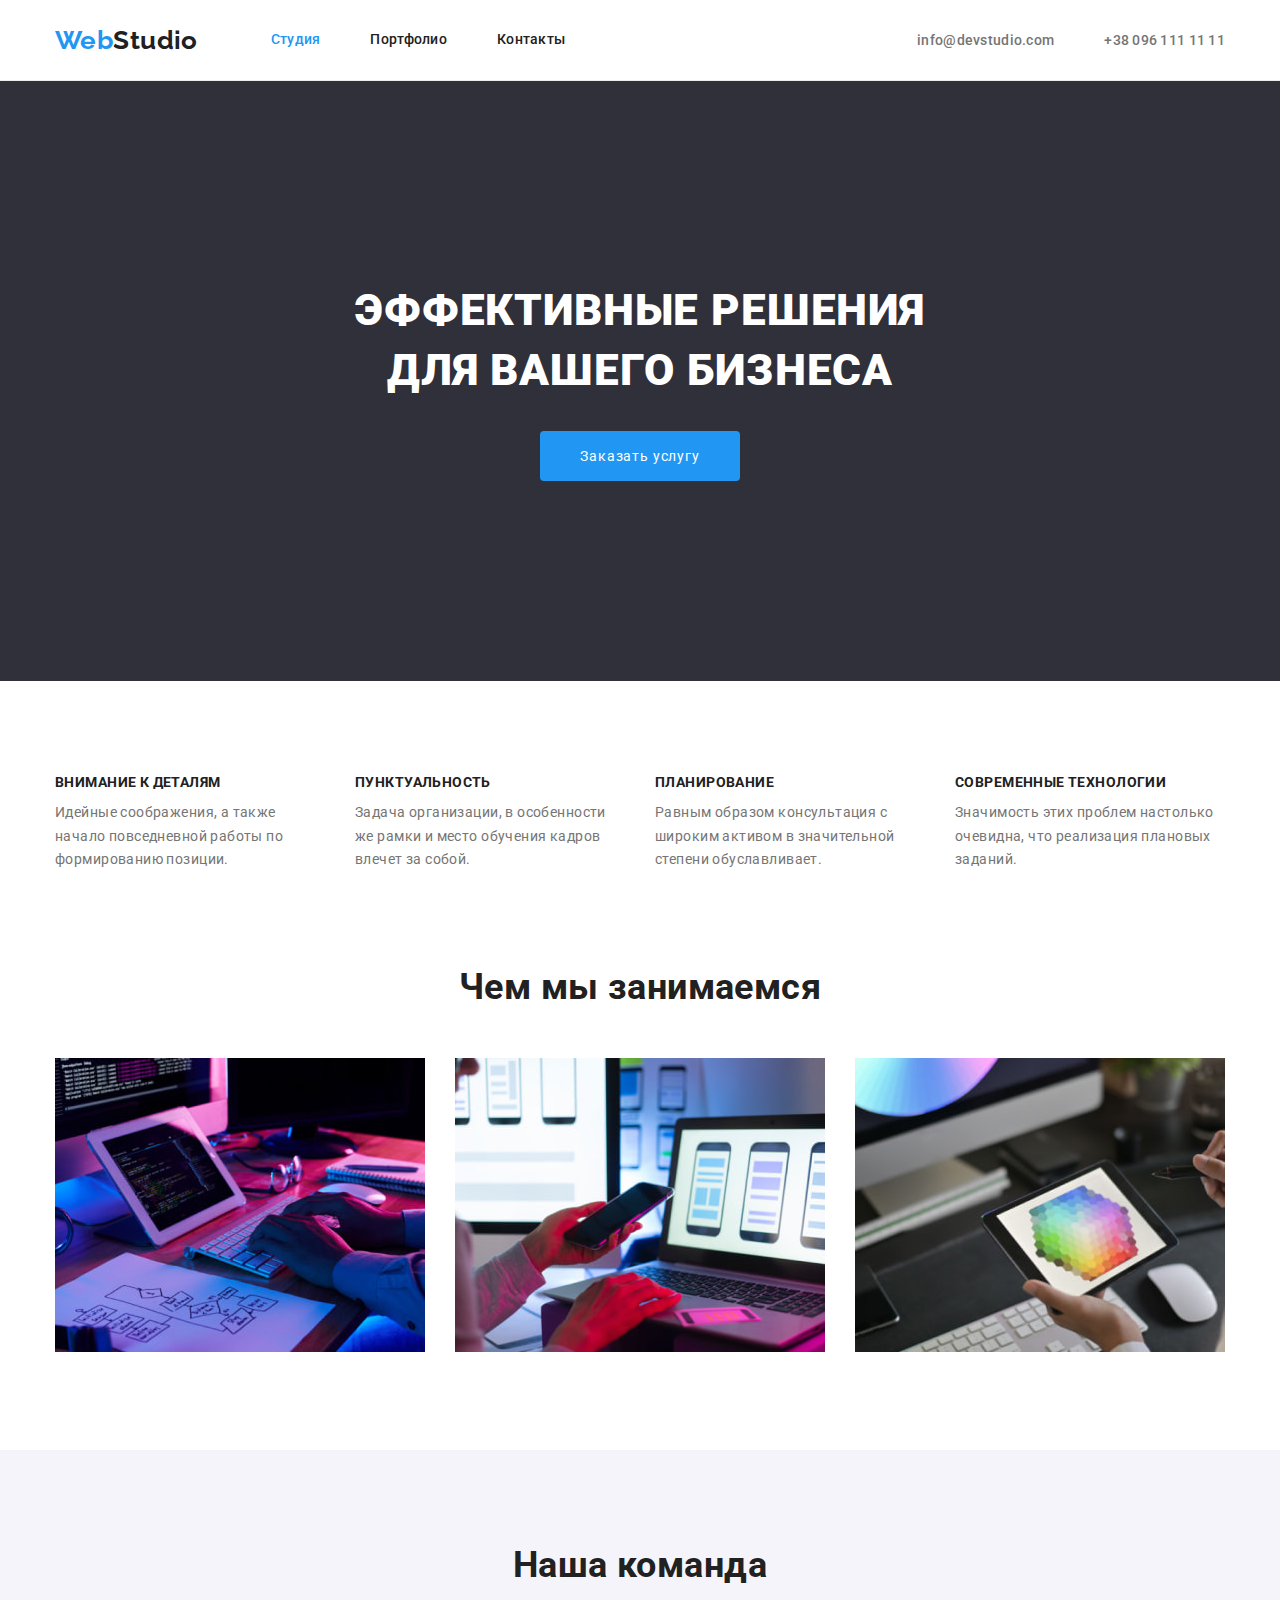
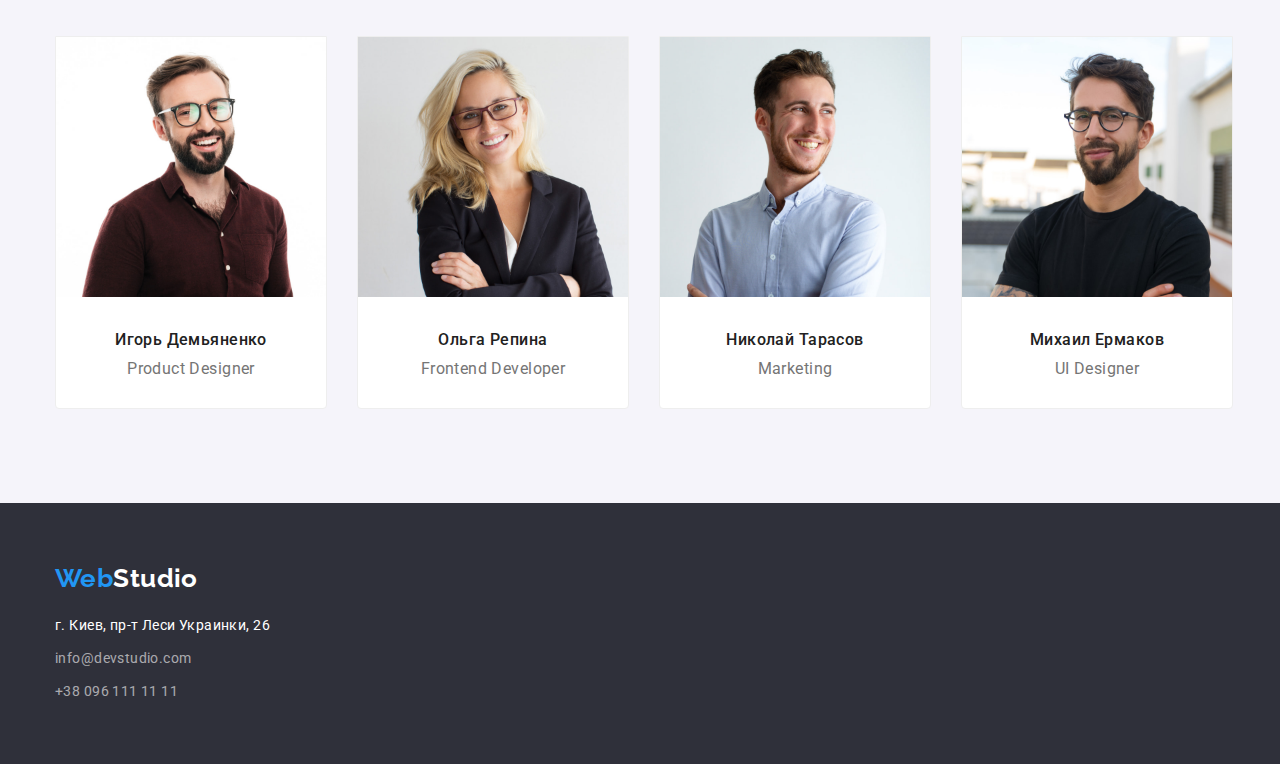
<file: index.html>
<!DOCTYPE html>
<html lang="ru">
<head>
	<meta charset="UTF-8">
	<meta http-equiv="X-UA-Compatible" content="IE=edge">
	<meta name="viewport" content="width=device-width, initial-scale=1.0">
	<title>Document</title>
	<link rel="preconnect" href="https://fonts.googleapis.com">
	<link rel="preconnect" href="https://fonts.gstatic.com" crossorigin>
	<link href="https://fonts.googleapis.com/css2?family=Raleway:wght@700&family=Roboto:wght@400;500;700;900&display=swap"
		rel="stylesheet">
	<link rel="stylesheet" href="https://cdnjs.cloudflare.com/ajax/libs/modern-normalize/1.1.0/modern-normalize.min.css">
		<link rel="stylesheet" href="./css/styles.css">
</head>
	<header class="header">
		<div class="container">
			<div class="header-box">
				<nav class="header-nav">
					<a class="logo" href="./index.html"><span>Web</span>Studio</a>
					<ul class="site">
						<li class="site-item"><a class="site-link current" href="">Студия</a></li>
						<li class="site-item"><a class="site-link" href="./portfolio.html" class="site-link">Портфолио</a></li>
						<li class="site-item"><a class="site-link" href="" class="site-link">Контакты</a></li>
					</ul>
				</nav>
				<ul class="contacts">
					<li class="contacts-item"><a class="contacts-link" href="mailto:info@devstudio.com">info@devstudio.com</a></li>
					<li class="contacts-item"><a class="contacts-link" href="tel:+380961111111">+38 096 111 11 11</a></li>
				</ul>
			</div>
		</div>
	</header>
	<main>
		<!--introduction-->
		<section class="introduction">
			<div class="container introduction-content">
			<h1 class="introduction-title">Эффективные решения для вашего бизнеса</h1>
			<button class="button" type="button" >Заказать услугу</button>
			</div>
		</section>
		<!--company-->
		<section class="company section">
			<div class="container">
			<h2 class="visually-hidden">О нас</h2>
			<ul class="company-info">
				<li class="company-item">
					<h3 class="company-subtitle">Внимание к деталям</h3>
					<p class="company-text">Идейные соображения, а также начало повседневной работы по формированию позиции.</p>
				</li>
				<li class="company-item">
					<h3 class="company-subtitle">Пунктуальность</h3>
					<p class="company-text">Задача организации, в особенности же рамки и место обучения кадров влечет за собой.</p>
				</li>
				<li class="company-item">
					<h3 class="company-subtitle">Планирование</h3>
					<p class="company-text">Равным образом консультация с широким активом в значительной степени обуславливает.</p>
				</li>
				<li class="company-item">
					<h3 class="company-subtitle">Современные технологии</h3>
					<p class="company-text">Значимость этих проблем настолько очевидна, что реализация плановых заданий.</p>
				</li>
			</ul>
			</div>
		</section>
		<!--activity-->
		<section class="activity section">
			<div class="container">
			<h2 class="activity-title title">Чем мы занимаемся</h2>
			<ul class="activity-items">
				<li class="activity-item"><a href=""><img src="./img/activity/act-1Moz.jpg" alt="контентное изображение-1" width="370" height="294"></a></li>
				<li class="activity-item"><a href=""><img src="./img/activity/act-2Moz.jpg" alt="контентное изображение-2" width="370" height="294"></a></li>
				<li class="activity-item"><a href=""><img src="./img/activity/act-3Moz.jpg" alt="контентное изображение-3" width="370" height="294"></a></li>
			</ul>
			</div>
		</section>
		<!--Our team-->
		<section class="team section">
			<div class="container">
			<h2 class="title">Наша команда</h2>
			<ul class="team-items">
				<li class="team-item">
					<img class="team-img" src="./img/our_team/team-1Moz.jpg" alt="Изображение Игоря Демьяненка" width="270" height="260">
					<div class="team-content">
					<h3 class="team-subtitle">Игорь Демьяненко</h3>
					<p class="team-text">Product Designer</p>
					</div>
				</li>
				<li class="team-item">
					<img class="team-img" src="./img/our_team/team-2Moz.jpg" alt="Изображение Ольги Репини" width="270" height="260">
					<div class="team-content">
					<h3 class="team-subtitle">Ольга Репина</h3>
					<p class="team-text">Frontend Developer</p>
					</div>
				</li>
				<li class="team-item">
					<img class="team-img" src="./img/our_team/team-3Moz.jpg" alt="Изображение Николая Тарасова" width="270" height="260">
					<div class="team-content">
					<h3 class="team-subtitle">Николай Тарасов</h3>
					<p class="team-text">Marketing</p>
					</div>
				</li>
				<li class="team-item">
					<img class="team-img" src="./img/our_team/team-4Moz.jpg" alt="Изображение Михаила Ермакова" width="270" height="260">
					<div class="team-content">
					<h3 class="team-subtitle">Михаил Ермаков</h3>
					<p class="team-text">UI Designer</p>
					</div>
				</li>
			</ul>
			</div>
		</section>
	</main>
	<footer class="footer">
		<div class="container">
		<a class="footer-logo logo" href="./index.html"><span>Web</span>Studio</a>
		<address>
			<ul class="address-links">
				<li class="address-li"><a class="address-link link-white" href="https.google.com" target="_blank" rel="noopener noreferrer">г. Киев, пр-т Леси Украинки, 26</a></li>
				<li class="address-li"><a class="address-link" href="mailto:info@devstudio.com">info@devstudio.com</a></li>
				<li class="address-li"><a class="address-link" href="tel:+380961111111">+38 096 111 11 11</a></li>
			</ul>
		</address>
		</div>
	</footer>
</body>
</html>
</file>
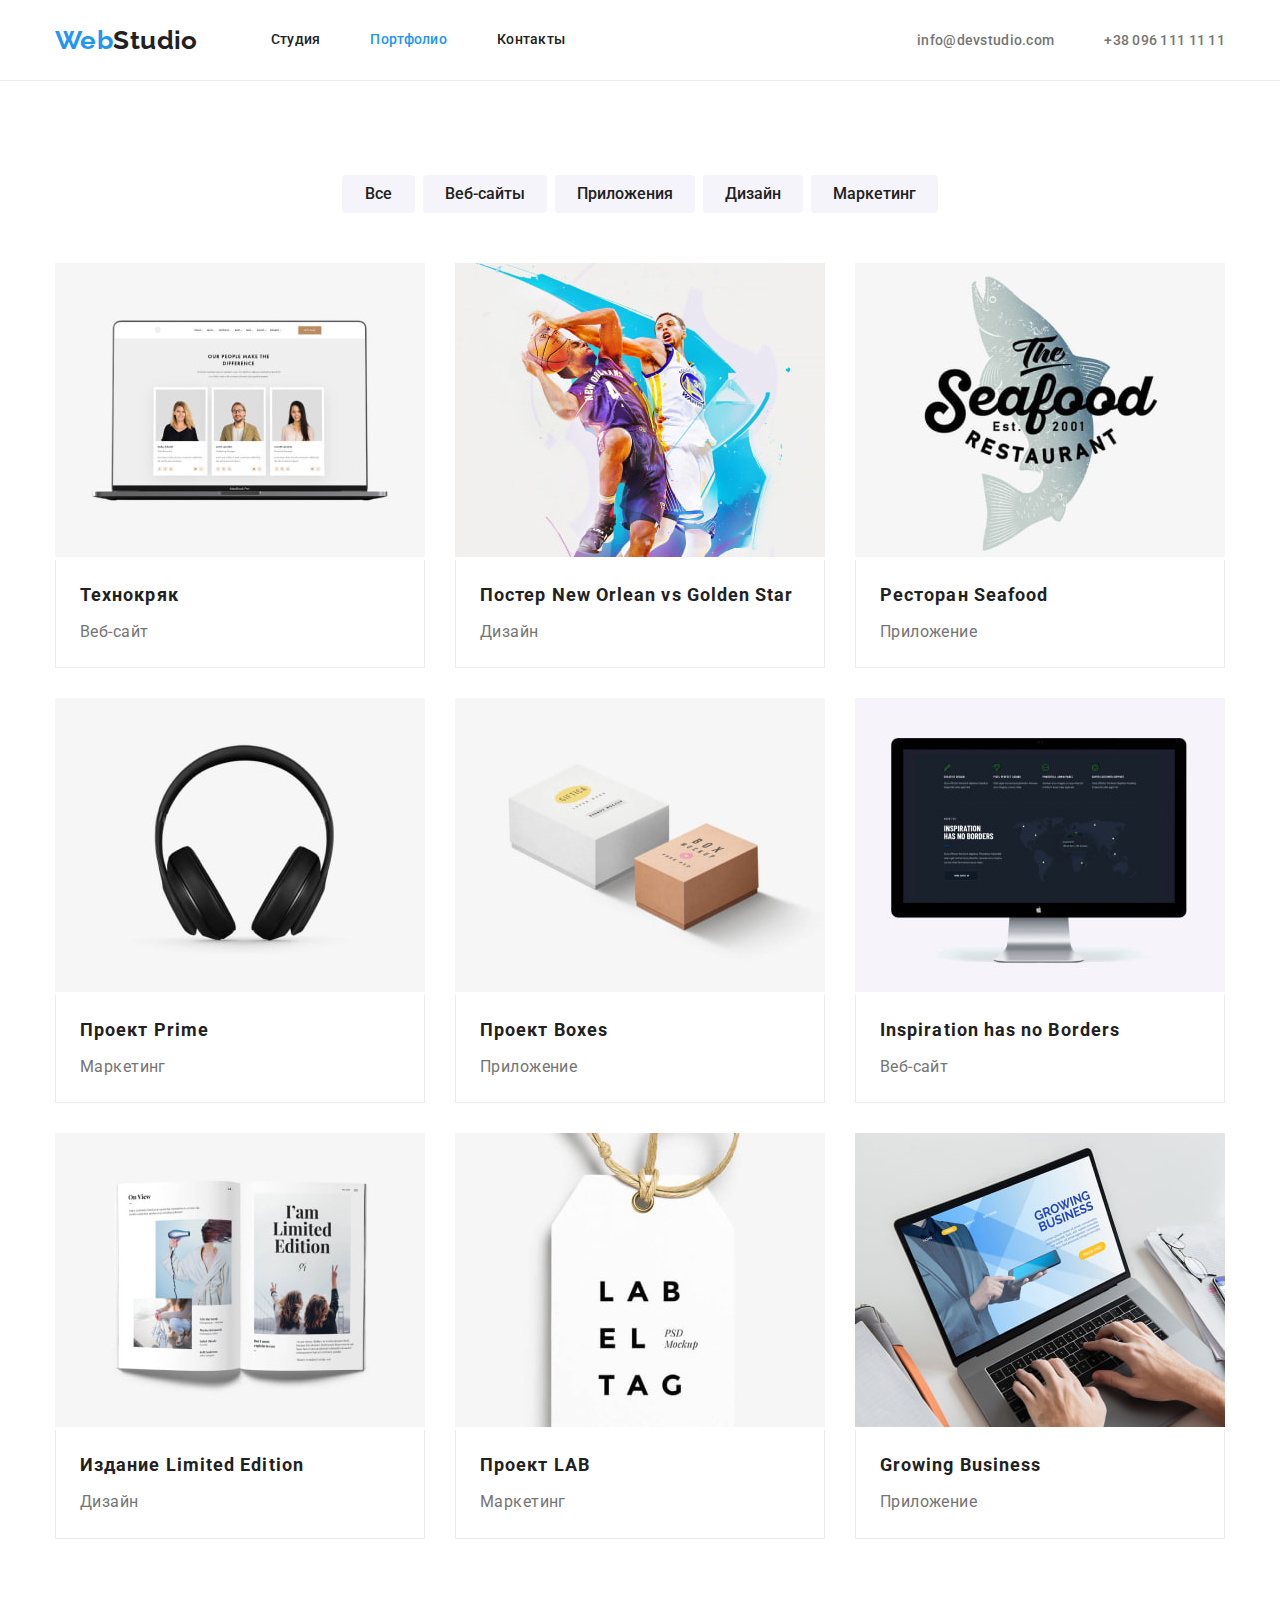
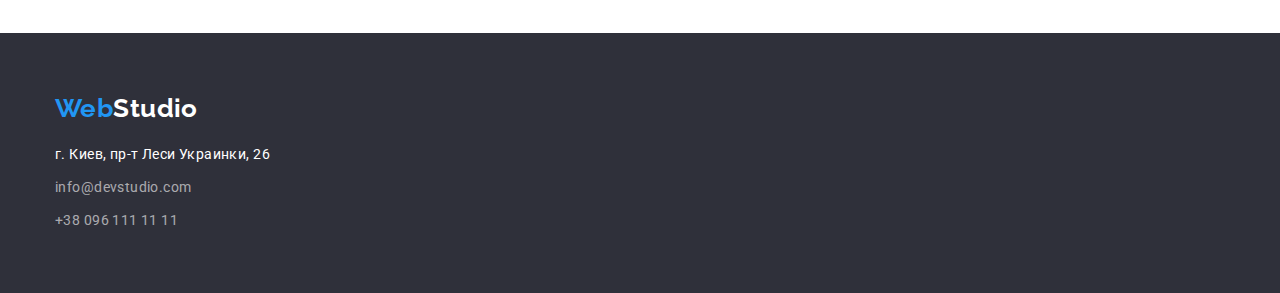
<file: portfolio.html>
<!DOCTYPE html>
<html lang="ru">
<head>
	<meta charset="UTF-8">
	<meta http-equiv="X-UA-Compatible" content="IE=edge">
	<meta name="viewport" content="width=device-width, initial-scale=1.0">
	<title>Document</title>
	<link rel="preconnect" href="https://fonts.googleapis.com">
	<link rel="preconnect" href="https://fonts.gstatic.com" crossorigin>
	<link
		href="https://fonts.googleapis.com/css2?family=Raleway:wght@700&family=Roboto:wght@400;500;700;900&display=swap"
		rel="stylesheet">
	<link rel="stylesheet" href="https://cdnjs.cloudflare.com/ajax/libs/modern-normalize/1.1.0/modern-normalize.min.css">
	<link rel="stylesheet" href="./css/styles.css">
</head>
<body>
	<header class="header">
		<div class="container">
			<div class="header-box">
				<nav class="header-nav">
					<a class="logo" href="./index.html"><span>Web</span>Studio</a>
					<ul class="site">
						<li class="site-item"><a class="site-link" href="./index.html">Студия</a></li>
						<li class="site-item"><a class="site-link current" href="./portfolio.html" class="site-link">Портфолио</a></li>
						<li class="site-item"><a class="site-link" href="" class="site-link">Контакты</a></li>
					</ul>
				</nav>
				<ul class="contacts">
					<li class="contacts-item"><a class="contacts-link" href="mailto:info@devstudio.com">info@devstudio.com</a>
					</li>
					<li class="contacts-item"><a class="contacts-link" href="tel:+380961111111">+38 096 111 11 11</a></li>
				</ul>
			</div>
		</div>
	</header>
	<main>
		<section class="portfolio section">
			<div class="container">
			<h1 class="visually-hidden">Наши роботы</h1>
<ul class="portfolio-nav">
	<li class="portfolio-btn"><button class="btn-nav" type="button">Все</button></li>
	<li class="portfolio-btn"><button class="btn-nav" type="button">Веб-сайты</button></li>
	<li class="portfolio-btn"><button class="btn-nav" type="button">Приложения</button></li>
	<li class="portfolio-btn"><button class="btn-nav" type="button">Дизайн</button></li>
	<li class="portfolio-btn"><button class="btn-nav" type="button">Маркетинг</button></li>
</ul>
<ul class="portfolio-items">
	<li class="portfolio-item">
		<a href="">
			<img src="./img/portfolio/portfolio_1Moz.jpg" alt="site" width="370">
			<div class="portfolio-info">
					<h2 class="portfolio-subtitle">Технокряк</h2>
					<p class="portfolio-text">Веб-сайт</p>
			</div>		
		</a>
	</li>
	<li class="portfolio-item">
		<a href="">
			<img src="./img/portfolio/portfolio_2Moz.jpg" alt="design" width="370">
			<div class="portfolio-info">
			<h2 class="portfolio-subtitle">Постер New Orlean vs Golden Star</h2>
			<p class="portfolio-text">Дизайн</p>
			</div>
		</a>
	</li>
	<li class="portfolio-item">
		<a href="">
			<img src="./img/portfolio/portfolio_3Moz.jpg" alt="application" width="370">
			<div class="portfolio-info">
			<h2 class="portfolio-subtitle">Ресторан Seafood</h2>
			<p class="portfolio-text">Приложение</p>
			</div>
		</a>
	</li>
	<li class="portfolio-item">
		<a href="">
			<img src="./img/portfolio/portfolio_4Moz.jpg" alt="marketing" width="370">
			<div class="portfolio-info">
			<h2 class="portfolio-subtitle">Проект Prime</h2>
			<p class="portfolio-text">Маркетинг</p>
			</div>
		</a>
	</li>
	<li class="portfolio-item">
		<a href="">
			<img src="./img/portfolio/portfolio_5Moz.jpg" alt="application box" width="370">
			<div class="portfolio-info">
			<h2 class="portfolio-subtitle">Проект Boxes</h2>
			<p class="portfolio-text">Приложение</p>
			</div>
		</a>
	</li>
	<li class="portfolio-item">
		<a href="">
			<img src="./img/portfolio/portfolio_6Moz.jpg" alt="site" width="370">
			<div class="portfolio-info">
			<h2 class="portfolio-subtitle">Inspiration has no Borders</h2>
			<p class="portfolio-text">Веб-сайт</p>
			</div>
		</a>
	</li>
	<li class="portfolio-item">
		<a href="">
			<img src="./img/portfolio/portfolio_7Moz.jpg" alt="design" width="370">
				<div class="portfolio-info">
			<h2 class="portfolio-subtitle">Издание Limited Edition</h2>
			<p class="portfolio-text">Дизайн</p>
			</div>
		</a>
	</li>
	<li class="portfolio-item">
		<a href="">
			<img src="./img/portfolio/portfolio_8Moz.jpg" alt="lab" width="370">
				<div class="portfolio-info">
			<h2 class="portfolio-subtitle">Проект LAB</h2>
			<p class="portfolio-text">Маркетинг</p>
			</div>
		</a>
	</li>
	<li class="portfolio-item">
		<a href="">
			<img src="./img/portfolio/portfolio_9Moz.jpg" alt="application" width="370">
				<div class="portfolio-info">
			<h2 class="portfolio-subtitle">Growing Business</h2>
			<p class="portfolio-text">Приложение</p>
			</div>
		</a>
	</li>
</ul>
			</div>
		</section>
	</main>
	<footer class="footer">
		<div class="container">
			<a class="footer-logo logo" href="./index.html"><span>Web</span>Studio</a>
			<address>
				<ul class="address-links">
					<li class="address-li"><a class="address-link link-white" href="https.google.com" target="_blank"
							rel="noopener noreferrer">г. Киев, пр-т Леси Украинки, 26</a></li>
					<li class="address-li"><a class="address-link" href="mailto:info@devstudio.com">info@devstudio.com</a></li>
					<li class="address-li"><a class="address-link" href="tel:+380961111111">+38 096 111 11 11</a></li>
				</ul>
			</address>
		</div>
	</footer>
</body>

</html>
</file>
<file: css/styles.css>
:root{
	--primary-text-color:rgba(117, 117, 117, 1);
	--title-text-color: rgba(33, 33, 33, 1);
	--accent-color: rgba(33, 150, 243, 1);
	--primary-bg-color:rgba(255, 255, 255, 1);
	--exyra-bg-color:rgba(47, 48, 58, 1);
	--cards-color:rgba(236, 236, 236, 1);
}

ul{
	list-style: none;
	padding: 0;
	margin: 0;
}
a{
	text-decoration: none;
}

h1,
h2,
h3,
p{
	margin-top: 0;
	margin-bottom: 0;
}

body{
	background-color:var(--primary-bg-color);
	color: var(--primary-text-color);
	font-family: 'Roboto', sans-serif;
	font-size: 14px;
	letter-spacing: 0.03em;
}
.container{
	width: 1200px;
	padding-left: 15px;
	padding-right: 15px;
	margin: 0 auto;
}
.section {
	padding-top: 94px;
	padding-bottom: 94px;
}
section.activity{
	padding-top: 0;
}

/* title */
.title{
	margin-top: 0;
	margin-bottom: 50px;
	color:var(--title-text-color);
	font-weight: 700;
	font-size: 36px;
	line-height: 1.17;
	text-align: center;
}
.visually-hidden {
  position: absolute;
  width: 1px;
  height: 1px;
  margin: -1px;
  border: 0;
  padding: 0;
  white-space: nowrap;
  clip-path: inset(100%);
  clip: rect(0 0 0 0);
  overflow: hidden;
}

/* header */
.header{
	border-bottom: 1px solid rgba(236, 236, 236, 1);
}
.header-box{
	display: flex;
	align-items: center;
}
.header-nav{
	display: flex;
	align-items: center;
}
.logo{
	color: var(--title-text-color);
	font-family: 'Raleway', sans-serif;
	font-weight: 700;
	font-size: 26px;
	line-height: 1.19;
}
.logo span{
	color: var(--accent-color);
}
.site{
	display: flex;
	margin-left: 73px;
}
.site-item:not(:last-child){
	margin-right: 50px;
}
.site-link{
	display: block;
	padding: 32px 0;
	color: var(--title-text-color);
}
.contacts{
	display: flex;
	margin-left: auto;
}
.site-link,
.contacts-link{
	line-height: 1.14;
	letter-spacing: 0.02em;
	font-weight: 500;
}
.contacts-link{
		color: var(--primary-text-color);
}
.contacts-link:hover,
.site-link:hover,
.site-link:focus,
.contacts-link:focus{
	color: var(--accent-color);
}
.current{
	color: var(--accent-color);
}
.contacts-item + .contacts-item{
	margin-left: 50px;
}
/* introduction */
.introduction{
	background-color: var(--exyra-bg-color);
	letter-spacing: 0.06em;
	text-align: center;
}
.introduction-content{
	padding-top: 200px;
	padding-bottom: 200px;
}
.introduction-title{
	width: 670px;
	margin-left: auto;
	margin-right: auto;
	margin-bottom: 30px;
	color: var(--primary-bg-color);
	font-weight: 900;
	font-size: 44px;
	line-height: 1.36;
	text-transform: uppercase;
}
.button{
	border-radius: 4px;
	border: none;
	display: inline-block;
	padding: 10px 32px;
	min-width: 200px;
	min-height: 50px;

	color: var(--primary-bg-color);
	background-color: var(--accent-color);
	font-family: inherit;
	letter-spacing: 0.06em;
	cursor: pointer;
	text-align: center;
}
.button:hover,
.button:focus{
	background-color: rgba(24, 140, 232, 1);
}

/* company */
.company-info{
	display: flex;
}
.company-subtitle{
	margin-bottom: 10px;
	color:var(--title-text-color);
	font-weight: 700;
	font-size: 14px;
	line-height: 1.14;
	text-transform: uppercase;
}
.company-text{
	line-height: 1.71;
}
.company-item{
	max-width: 270px;
}
.company-item:not(:nth-last-child(-n + 1)){
	margin-right: 30px;
}
/* activity*/
.activity-items{
	display: flex;
}
.activity-item:not(:nth-last-child(-n + 1)){
	margin-right: 30px;
}
/* Our team */
.team{
	font-size: 16px;
	line-height: 1.16;
	background-color: rgba(245, 244, 250, 1);
}
.team-subtitle{
	color: var(--title-text-color);
	font-weight: 500;
	font-size: 16px;
	margin-bottom: 10px;
}
.team-content{
	padding-top: 30px;
	padding-bottom: 30px;
}
.team-items{
	display: flex;
	text-align: center;
}
.team-item:not(:nth-last-child(-n + 1)){
	margin-right: 30px;
}
.team-item{
	background-color:#ffffff;
	border-radius: 0px 0px 4px 4px;
	border: 1px solid rgba(238, 238, 238, 1);
}
/* footer */
.footer{
	background-color: var(--exyra-bg-color);
	padding-top: 60px;
	padding-bottom: 60px;
}
.footer-logo{
	display: inline-block;
	margin-bottom: 20px;
	color: var(--primary-bg-color);
}
.address-link{
	color: rgba(255, 255, 255, 0.6);
	font-family: 'Roboto', sans-serif;
	font-size: 14px;
	font-style: normal;
	line-height: 1.71;
	letter-spacing: 0.03em;
}
.address-li + .address-li{
	margin-top: 9px;
}
.link-white{
	color: var(--primary-bg-color);
}
.address-link:focus,
.address-link:hover{
	color: var(--accent-color);
}

/* portgolio */
.portfolio-nav{
	display: flex;
	justify-content: center;
	margin-bottom: 50px;
}
.btn-nav{
	display: inline-block;
	border-radius: 4px;
	padding: 6px 22px;
	border: none;
	min-width: 73px;
	color: var(--title-text-color);
	background-color:rgba(245, 244, 250, 1);
	font-family: inherit;
	font-weight: 500;
	font-size: 16px;
	line-height: 1.63;
	cursor: pointer;
	text-align: center;
}
.portfolio-btn{
	margin-right: 8px;
}
.portfolio-btn:nth-last-child(-n + 1){
	margin-right: 0;
}

.btn-nav:hover,
.btn-nav:focus{
	background-color: var(--accent-color);
	color: var(--primary-bg-color);
}
.portfolio-items{
	display: flex;
	flex-wrap: wrap;

}
.portfolio-item{
	width: calc((100% - 60px) / 3);
}
.portfolio-item:not(:nth-child(3n)){
	margin-right: 30px;
}
.portfolio-item:not(:nth-last-child(-n + 3)){
	margin-bottom: 30px;
}
.portfolio-info{
	border: 1px solid var(--cards-color);
	border-top: none;
	padding-top: 20px;
	padding-bottom: 20px;
	padding-left: 24px;
	padding-right: 24px;
}
.portfolio-subtitle{
	margin-top: -3px;
	margin-bottom: 4px;
	color: var(--title-text-color);
	font-weight: 700;
	font-size: 18px;
	line-height: 2;
	letter-spacing: 0.06em;
}

.portfolio-text{
	color: var(--primary-text-color);
	font-size: 16px;
	line-height: 1.88;
}
</file>
